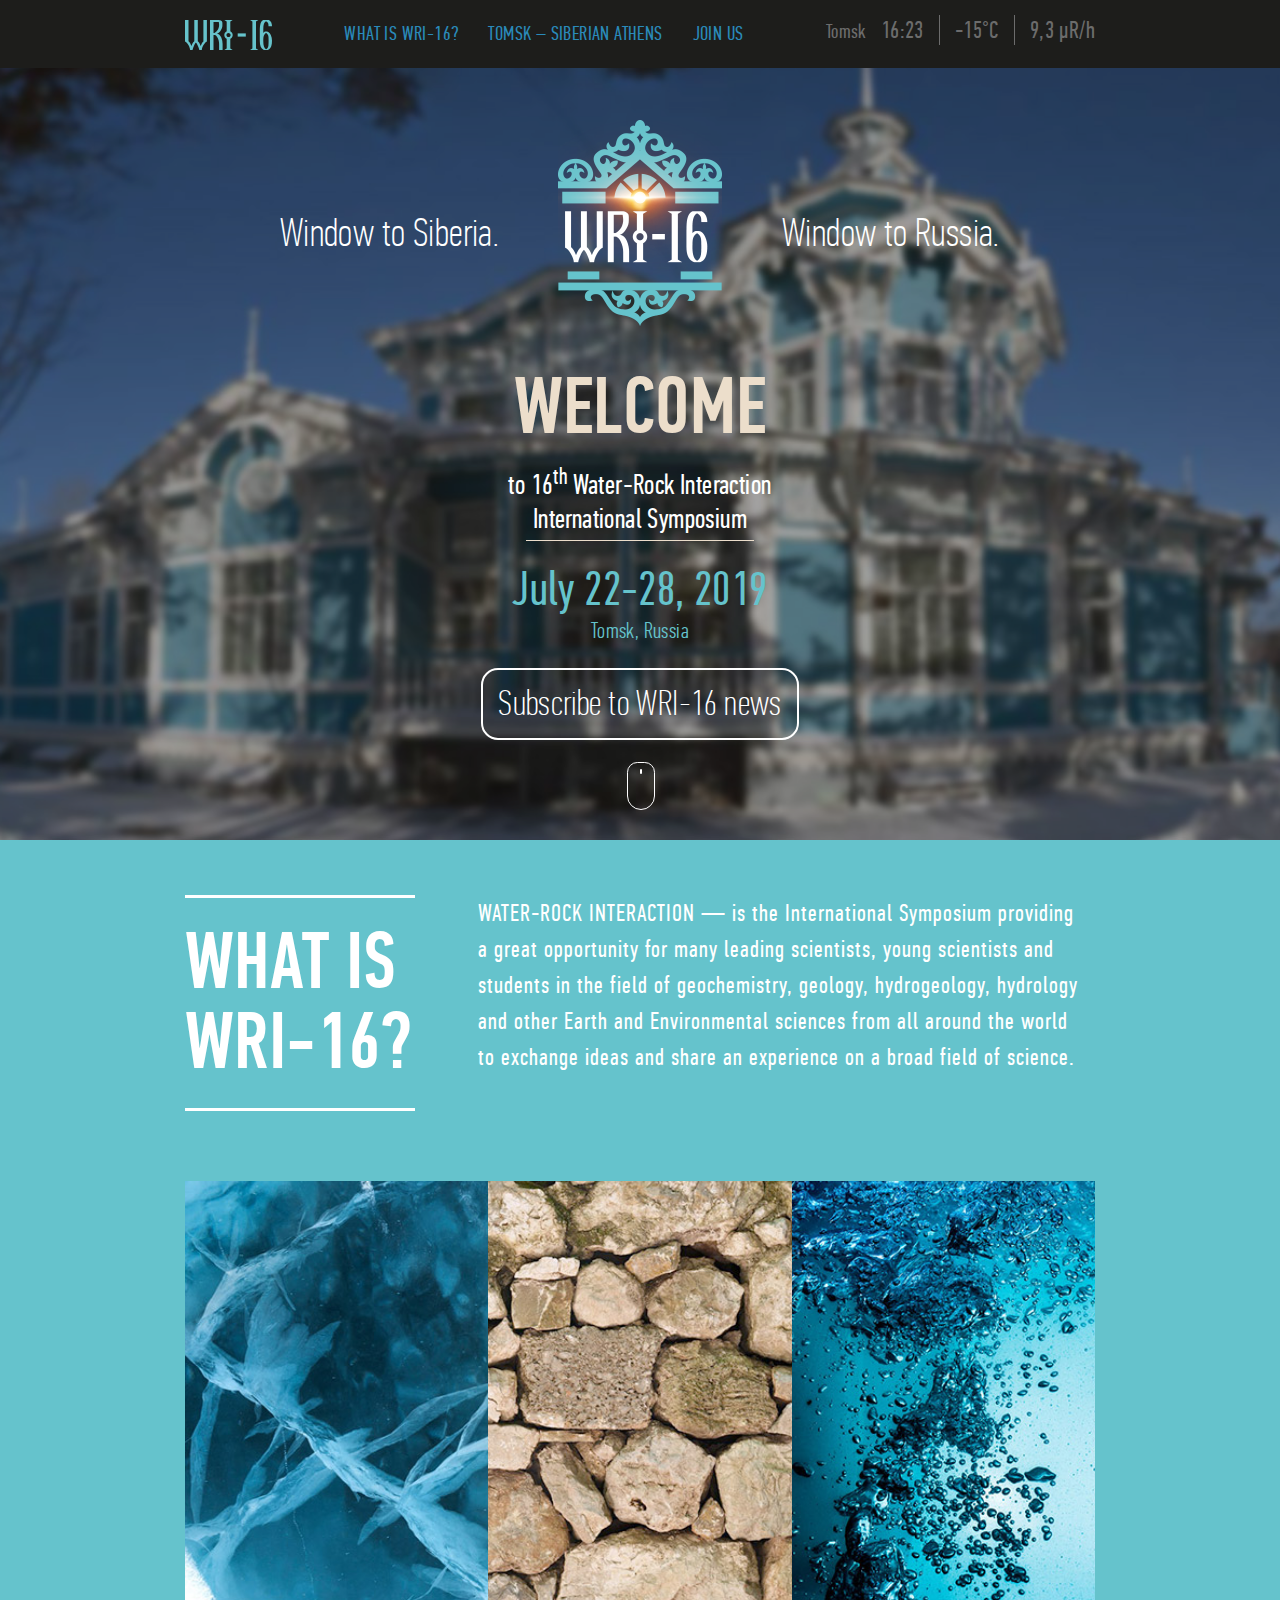
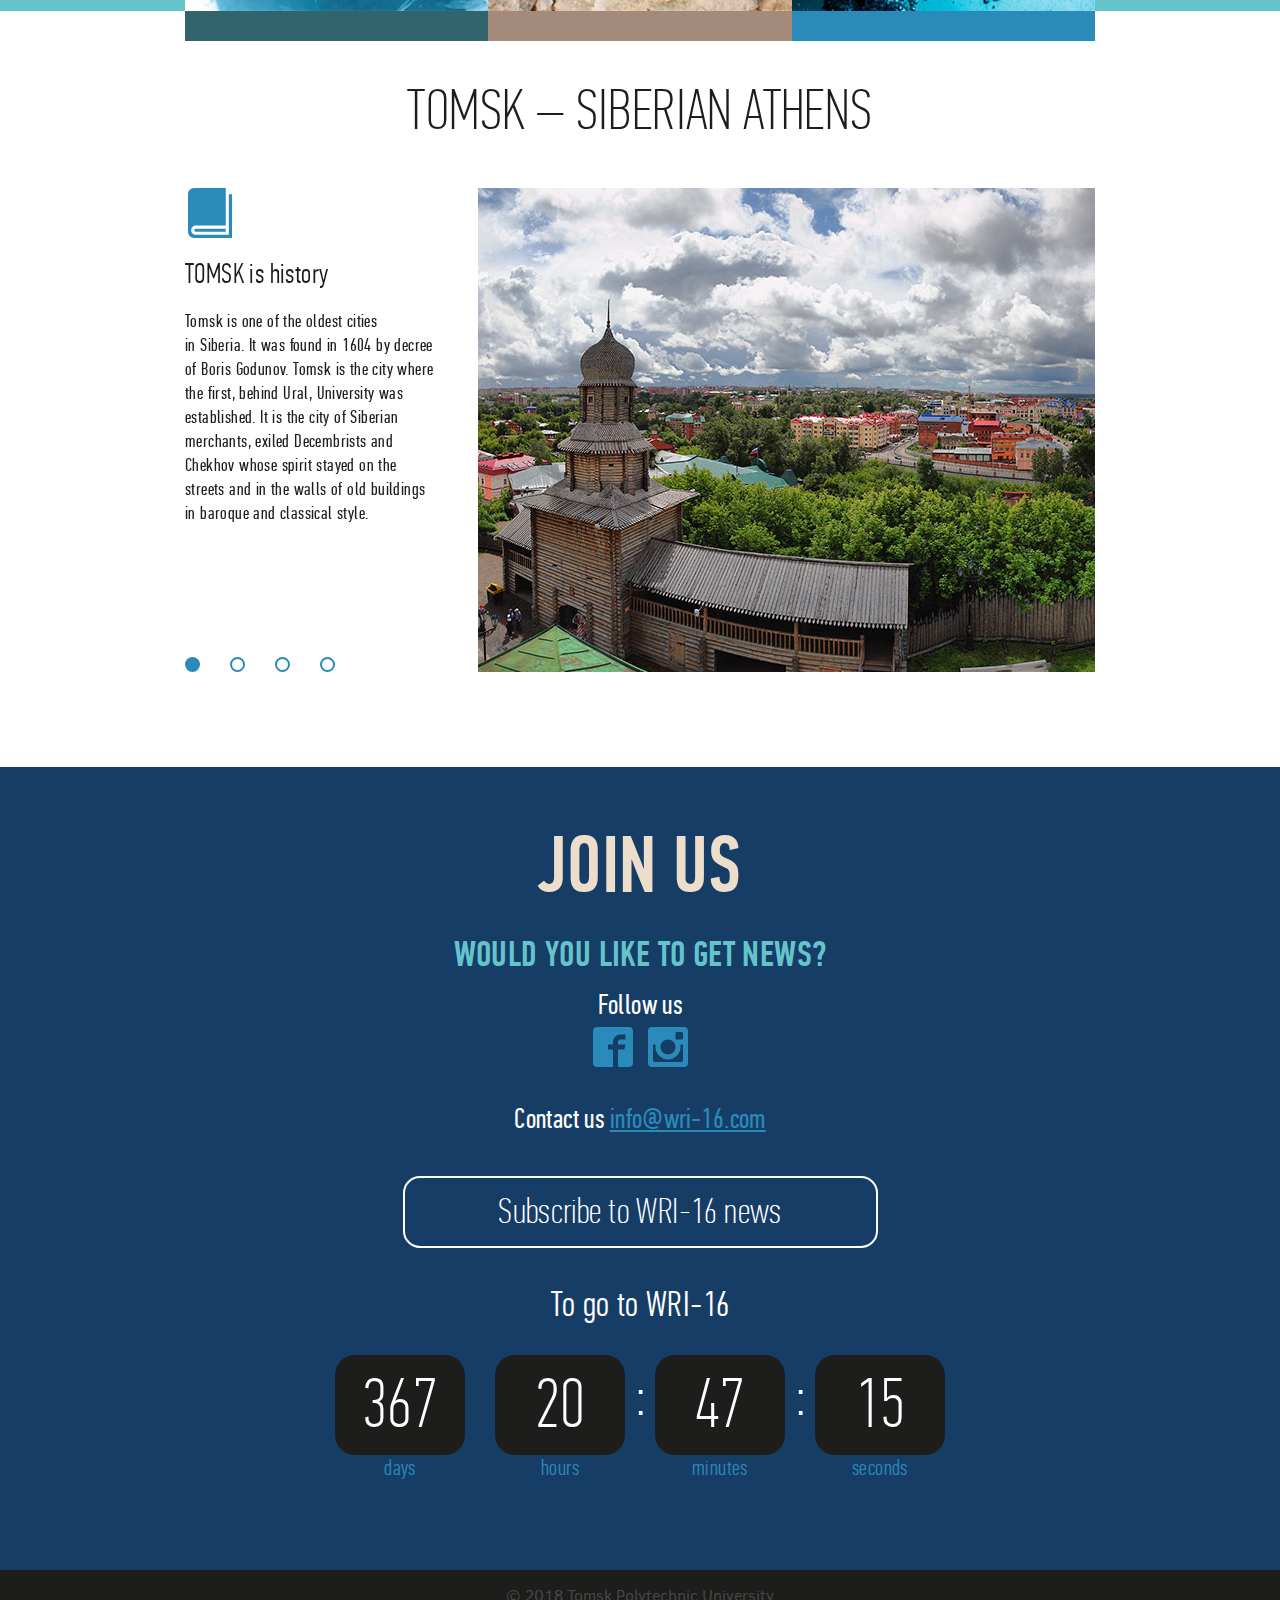
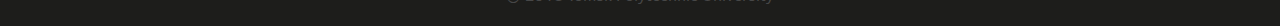
<file: index.html>
<!DOCTYPE html><html lang="en"><head><meta charset="UTF-8"><meta name="viewport" content="width=device-width,initial-scale=1"><meta http-equiv="X-UA-Compatible" content="ie=edge"><title>Water-Rock Interaction 16th</title><link rel="stylesheet" href="css/style.css"><link rel="preload" href="fonts/pfdintextcomppro-bold-webfont.woff2" as="font"><link rel="preload" href="fonts/pfdintextcomppro-medium-webfont.woff2" as="font"><link rel="preload" href="fonts/pfdintextcomppro-regular-webfont.woff2" as="font"><link rel="preload" href="fonts/pfdintextcomppro-light-webfont.woff2" as="font"><link rel="preload" href="fonts/pfdintextcomppro-thin-webfont.woff2" as="font"><link rel="apple-touch-icon" sizes="180x180" href="img/favicon/apple-touch-icon.png"><link rel="icon" type="image/png" sizes="32x32" href="img/favicon/favicon-32x32.png"><link rel="icon" type="image/png" sizes="192x192" href="img/favicon/android-chrome-192x192.png"><link rel="icon" type="image/png" sizes="16x16" href="img/favicon/favicon-16x16.png"><link rel="manifest" href="img/favicon/site.webmanifest"><link rel="mask-icon" href="img/favicon/safari-pinned-tab.svg" color="#5bbad5"><meta name="msapplication-TileColor" content="#da532c"><meta name="theme-color" content="#ffffff"></head><body><div class="hidden"><svg xmlns="http://www.w3.org/2000/svg" xmlns:xlink="http://www.w3.org/1999/xlink"><symbol id="icon-fb" viewbox="0 0 48 48"><path d="M43.5,0h-39C2,0,0,2,0,4.5v39C0,46,2,48,4.5,48H24V27h-6v-6h6v-3c0-5,4-9,9-9h6v6h-6c-1.6,0-3,1.3-3,3v3h9
	l-1.5,6H30v21h13.5c2.5,0,4.5-2,4.5-4.5v-39C48,2,46,0,43.5,0z"></path></symbol><symbol id="icon-insta" viewbox="0 0 48 48"><path d="M43.5,0h-39C2,0,0,2,0,4.5v39C0,46,2,48,4.5,48h39c2.5,0,4.5-2,4.5-4.5v-39C48,2,46,0,43.5,0z M33,7.5
	C33,6.7,33.7,6,34.5,6h6C41.3,6,42,6.7,42,7.5v6c0,0.8-0.7,1.5-1.5,1.5h-6c-0.8,0-1.5-0.7-1.5-1.5V7.5z M24,15c5,0,9,4,9,9s-4,9-9,9
	s-9-4-9-9S19,15,24,15z M42,40.5L42,40.5c0,0.8-0.7,1.5-1.5,1.5h-33C6.7,42,6,41.3,6,40.5l0,0V21h3.3C9.1,22,9,23,9,24
	c0,8.3,6.7,15,15,15s15-6.7,15-15c0-1-0.1-2-0.3-3H42V40.5z"></path></symbol></svg></div><header class="page-header"><div class="container"><nav class="page-menu"><a class="page-menu__logo"><img src="img/wri.svg" width="87" height="30" alt="Water-Rock Interaction International Symposium 16th"></a><ul class="nav-list"><li class="nav-list__item"><a class="nav-list__link" href="#about">What is WRI-16?</a></li><li class="nav-list__item"><a class="nav-list__link" href="#tomsk">Tomsk – Siberian Athens</a></li><li class="nav-list__item"><a class="nav-list__link" href="#join">Join us</a></li></ul><div class="page-menu__info"><span class="page-menu__location">Tomsk</span><ul class="info-list"><li class="info-list__item"><time><span id="local-hours">00</span>:<span id="local-minutes">00</span></time></li><li class="info-list__item">-15°C</li><li class="info-list__item">9,3 µR/h</li></ul></div></nav></div></header><main><section id="welcome" class="welcome-wri"><div class="container"><div class="logo-group"><b class="logo-group__slogan logo-group__slogan--sib">Window to&nbsp;Siberia.</b><div class="logo-group__picture"><picture><source media="(min-width: 940px)" srcset="img/logo-light-desktop@1x.png, img/logo-light-desktop@2x.png 2x"><source media="(min-width: 720px)" srcset="img/logo-light-tablet@1x.png, img/logo-light-tablet@2x.png 2x"><img src="img/logo-light-mobile@1x.png" srcset="img/logo-light-mobile@2x.png" width="98" height="124" alt="Water-Rock Interaction"></picture></div><b class="logo-group__slogan logo-group__slogan--rus">Window to&nbsp;Russia.</b></div><div class="welcome-wri__info-group"><h1 class="welcome-wri__title"><strong>Welcome</strong> to 16<sup>th</sup> Water-Rock Interaction International Symposium</h1><span class="welcome-wri__date">July 22-28, 2019</span> <span class="welcome-wri__location">Tomsk, Russia</span> <a class="button button--transparent js-subscribe-button welcome-wri__button" href="subscribe.html">Subscribe to WRI-16 news</a></div></div><div class="mouse"><span></span></div></section><section id="about" class="about-wri"><div class="container"><h2 class="about-wri__title">What is WRI-16?</h2><p class="about-wri__description"><span>Water-Rock Interaction</span>&nbsp;&mdash; is&nbsp;the International Symposium providing a&nbsp;great opportunity for many leading scientists, young scientists and students in&nbsp;the field of&nbsp;geochemistry, geology, hydrogeology, hydrology and other Earth and Environmental sciences from all around the world to&nbsp;exchange ideas and share an&nbsp;experience on&nbsp;a&nbsp;broad field of&nbsp;science.</p><ul class="picture-list"><li class="pictire-list__item pictire-list__item--ice"></li><li class="pictire-list__item pictire-list__item--rock"></li><li class="pictire-list__item pictire-list__item--water"></li></ul></div></section><section id="tomsk" class="about-tomsk"><div class="container"><h2 class="about-tomsk__title">Tomsk – Siberian Athens</h2><div id="tomsk-slider" class="tomsk-slider"><div class="tomsk-slider__item"><div class="tomsk-slider__content"><h3 class="tomsk-slider__title tomsk-slider__title--history">TOMSK is history</h3><p class="tomsk-slider__description">Tomsk is&nbsp;one of&nbsp;the oldest cities in&nbsp;Siberia. It&nbsp;was found in&nbsp;1604 by&nbsp;decree of&nbsp;Boris Godunov. Tomsk is&nbsp;the city where the first, behind Ural, University was established. It&nbsp;is&nbsp;the city of&nbsp;Siberian merchants, exiled Decembrists and Chekhov whose spirit stayed on&nbsp;the streets and in&nbsp;the walls of&nbsp;old buildings in&nbsp;baroque and classical style.</p></div><picture><source media="(min-width: 940px)" srcset="img/slider-history-desktop@1x.jpg, img/slider-history-desktop@2x.jpg 2x"><source media="(min-width: 720px)" srcset="img/slider-history-tablet@1x.jpg, img/slider-history-tablet@2x.jpg 2x"><img src="img/slider-history-mobile@1x.jpg" srcset="img/slider-history-mobile@2x.jpg" width="280" height="180" alt="TOMSK is history"></picture></div><div class="tomsk-slider__item"><div class="tomsk-slider__content"><h3 class="tomsk-slider__title tomsk-slider__title--science">TOMSK is universities and&nbsp;science</h3><p class="tomsk-slider__description">Tomsk is&nbsp;called &ldquo;city of&nbsp;students&rdquo;. Every 5th citizen of&nbsp;Tomsk studies at&nbsp;a&nbsp;University. Tomsk is&nbsp;the oldest major education, research and innovation center in&nbsp;Siberia. It&nbsp;counts 6&nbsp;universities, 15&nbsp;research institutes, Technology Development Special Economic Zone and 6&nbsp;business incubators. Due to&nbsp;the fact of&nbsp;high density of&nbsp;universities, Tomsk was unofficially named as&nbsp;&ldquo;Siberian Athens&rdquo;.</p></div><picture><source media="(min-width: 940px)" srcset="img/slider-tpu-desktop@1x.jpg, img/slider-tpu-desktop@2x.jpg 2x"><source media="(min-width: 720px)" srcset="img/slider-tpu-tablet@1x.jpg, img/slider-tpu-tablet@2x.jpg 2x"><img src="img/slider-tpu-mobile@1x.jpg" srcset="img/slider-tpu-mobile@2x.jpg" width="280" height="180" alt="TOMSK is universities and science"></picture></div><div class="tomsk-slider__item"><div class="tomsk-slider__content"><h3 class="tomsk-slider__title tomsk-slider__title--wooden">TOMSK is wooden architecture</h3><p class="tomsk-slider__description">Wooden architecture of&nbsp;Tomsk is&nbsp;a&nbsp;magnificent heritage of&nbsp;art and is&nbsp;a&nbsp;doubtless &ldquo;name card&rdquo; of&nbsp;the city. Since the 17th century wood has been the most affordable and thus favorite building material in&nbsp;Siberia. The beautiful houses, dressed in&nbsp;carved lace, the oldest wooden architecture transfer you to&nbsp;world of&nbsp;merchants.</p></div><picture><source media="(min-width: 940px)" srcset="img/slider-wooden-desktop@1x.jpg, img/slider-wooden-desktop@2x.jpg 2x"><source media="(min-width: 720px)" srcset="img/slider-wooden-tablet@1x.jpg, img/slider-wooden-tablet@2x.jpg 2x"><img src="img/slider-wooden-mobile@1x.jpg" srcset="img/slider-wooden-mobile@2x.jpg" width="280" height="180" alt="TOMSK – it is wooden architecture"></picture></div><div class="tomsk-slider__item"><div class="tomsk-slider__content"><h3 class="tomsk-slider__title tomsk-slider__title--heart">TOMSK is the heart of&nbsp;Siberia</h3><p class="tomsk-slider__description">In&nbsp;Tomsk, there are many green areas, such as&nbsp;parks, gardens, and etc. The city is&nbsp;surrounded by&nbsp;endless forest (taiga) with magnificent flora and fauna. Guests often associate Tomsk with its bitterly cold winter months. But they rarely think that there are beautiful sunny summers with highs of&nbsp;up&nbsp;to&nbsp;30&deg;C&nbsp;/ 86&deg;F and a&nbsp;completely frost-free period of&nbsp;around 120&nbsp;days.</p></div><picture><source media="(min-width: 940px)" srcset="img/slider-heart-desktop@1x.jpg, img/slider-heart-desktop@2x.jpg 2x"><source media="(min-width: 720px)" srcset="img/slider-heart-tablet@1x.jpg, img/slider-heart-tablet@2x.jpg 2x"><img src="img/slider-heart-mobile@1x.jpg" srcset="img/slider-heart-mobile@2x.jpg" width="280" height="180" alt="is the heart of&nbsp;Siberia"></picture></div></div></div></section><section id="join" class="join-us"><div class="container"><h2 class="join-us__title">Join Us</h2><h3 class="join-us__subtitile">Would you like to get news?</h3><section class="contacts"><h3 class="contacts__title">Follow us</h3><ul class="social-list"><li class="social-list__item"><a class="social-list__link" aria-label="facebook" href="#"><svg width="30" height="30" role="img"><use xlink:href="img/sprite.svg#icon-fb"></use></svg></a></li><li class="social-list__item"><a class="social-list__link" aria-label="instagram" href="#"><svg width="30" height="30" role="img"><use xlink:href="img/sprite.svg#icon-insta"></use></svg></a></li></ul><div class="contacts__item"><h3 class="contacts__title">Contact us <a class="contacts__link" href="mailto:info@wri-16.com">info@wri-16.com</a></h3></div></section><a class="button button--transparent js-subscribe-button join-us__button" href="subscribe.html">Subscribe to WRI-16 news</a><section class="timer"><h3 class="timer__title">To go to WRI-16</h3><ul class="timer-list"><li class="timer-list__item"><span id="days" class="timer-list__number">367 </span><span class="timer-list__text">days</span></li><li class="timer-list__item"><span id="hours" class="timer-list__number">20</span> <span class="timer-list__text">hours</span></li><li class="timer-list__item"><span id="minutes" class="timer-list__number">47</span> <span class="timer-list__text">minutes</span></li><li class="timer-list__item"><span id="seconds" class="timer-list__number">15</span> <span class="timer-list__text">seconds</span></li></ul></section></div></section></main><footer class="page-footer"><div class="container"><a class="page-footer__copyright" href="https://tpu.ru/" target="_blank">© 2018 Tomsk Polytechnic University</a></div></footer><div class="modal"><section class="modal__subscribe"><form class="subscribe-form" action="https://echo.htmlacademy.ru" method="post"><div class="subscribe-form__item"><label class="subscribe-form__label" for="name">Name</label> <input class="subscribe-form__input" type="text" name="name" id="name"></div><div class="subscribe-form__item"><label class="subscribe-form__label" for="email">E-mail*</label> <input class="subscribe-form__input" type="email" name="email" id="email" required=""></div><button class="button subscribe-form__button" type="submit">Subscribe</button> <button class="modal__close js-modal-close" type="button"><span class="visually-hidden">Закрыть</span></button></form></section></div><script src="https://code.jquery.com/jquery-3.3.1.min.js" integrity="sha256-FgpCb/KJQlLNfOu91ta32o/NMZxltwRo8QtmkMRdAu8=" crossorigin="anonymous"></script><script src="js/local.js"></script><script src="js/slick.min.js"></script><script src="js/scripts.js"></script><script src="js/picturefill.min.js"></script><script src="js/svgxuse.min.js"></script><script src="js/timer.js"></script><script src="js/scrollnav.js"></script><script src="js/modal.js"></script></body></html>
</file>
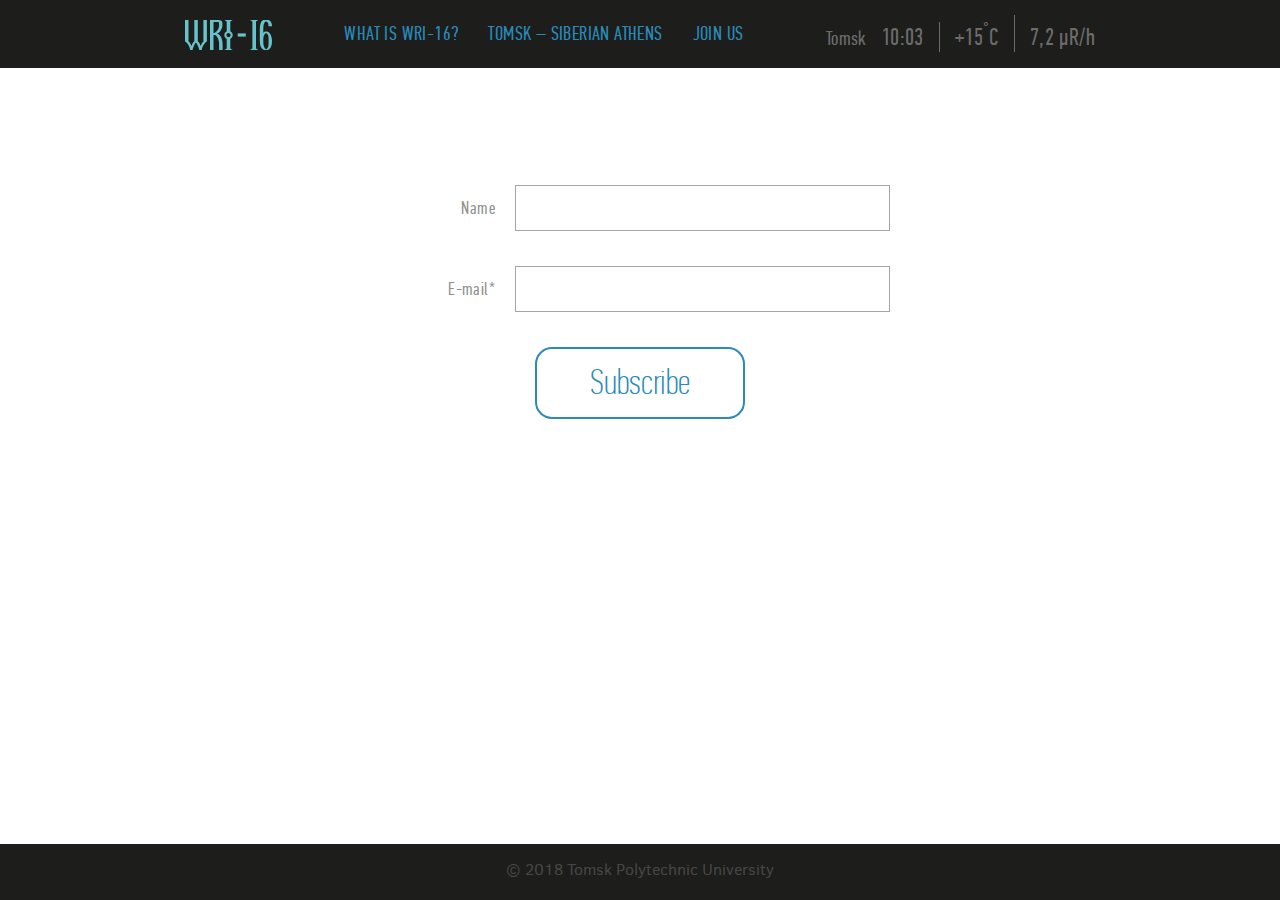
<file: subscribe.html>
<!DOCTYPE html><html lang="en"><head><meta charset="UTF-8"><meta name="viewport" content="width=device-width,initial-scale=1"><meta http-equiv="X-UA-Compatible" content="ie=edge"><title>Subscribe | Water-Rock Interaction 16th</title><link rel="stylesheet" href="css/style.css"></head><body><header class="page-header"><div class="container"><nav class="page-menu"><a class="page-menu__logo"><img src="img/wri.svg" width="87" height="30" alt="16th International Symposium on Water-Rock Interaction"></a><ul class="nav-list"><li class="nav-list__item"><a class="nav-list__link" href="/#about">What is WRI-16?</a></li><li class="nav-list__item"><a class="nav-list__link" href="/#tomsk">Tomsk – Siberian Athens</a></li><li class="nav-list__item"><a class="nav-list__link" href="/#join">Join us</a></li></ul><div class="page-menu__info"><span class="page-menu__location">Tomsk</span><ul class="info-list"><li class="info-list__item"><time>10:03</time></li><li class="info-list__item">+15<sup>°</sup>C</li><li class="info-list__item">7,2 µR/h</li></ul></div></nav></div></header><main class="page-inner-main"><section class="subscribe"><form class="subscribe-form" action="https://echo.htmlacademy.ru" method="post"><div class="subscribe-form__item"><label class="subscribe-form__label" for="name">Name</label> <input class="subscribe-form__input" type="text" name="name" id="name"></div><div class="subscribe-form__item"><label class="subscribe-form__label" for="email">E-mail*</label> <input class="subscribe-form__input" type="email" name="email" id="email" required=""></div><button class="button subscribe-form__button" type="submit">Subscribe</button> <button class="modal__close" type="button"><span class="visually-hidden">Закрыть</span></button></form></section></main><footer class="page-footer"><div class="container"><a class="page-footer__copyright" href="https://tpu.ru/" target="_blank">© 2018 Tomsk Polytechnic University</a></div></footer></body></html>
</file>
<file: css/style.css>
@font-face {
  font-family: 'pf_din_text_comp_pro';
  font-display: swap;
  src: url("../fonts/pfdintextcomppro-bold-webfont.woff2") format("woff2"), url("../fonts/pfdintextcomppro-bold-webfont.woff") format("woff");
  font-weight: 700;
  font-style: normal; }

@font-face {
  font-family: 'pf_din_text_comp_pro';
  font-display: swap;
  src: url("../fonts/pfdintextcomppro-light-webfont.woff2") format("woff2"), url("../fonts/pfdintextcomppro-light-webfont.woff") format("woff");
  font-weight: 300;
  font-style: normal; }

@font-face {
  font-family: 'pf_din_text_comp_pro';
  font-display: swap;
  src: url("../fonts/pfdintextcomppro-medium-webfont.woff2") format("woff2"), url("../fonts/pfdintextcomppro-medium-webfont.woff") format("woff");
  font-weight: 500;
  font-style: normal; }

@font-face {
  font-family: 'pf_din_text_comp_pro';
  font-display: swap;
  src: url("../fonts/pfdintextcomppro-regular-webfont.woff2") format("woff2"), url("../fonts/pfdintextcomppro-regular-webfont.woff") format("woff");
  font-weight: 400;
  font-style: normal; }

@font-face {
  font-family: 'pf_din_text_comp_pro';
  font-display: swap;
  src: url("../fonts/pfdintextcomppro-thin-webfont.woff2") format("woff2"), url("../fonts/pfdintextcomppro-thin-webfont.woff") format("woff");
  font-weight: 200;
  font-style: normal; }

@font-face {
  font-family: 'Clear sans';
  font-display: swap;
  src: url("../fonts/clearsans-regular-webfont-webfont.woff2") format("woff2"), url("../fonts/clearsans-regular-webfont-webfont.woff") format("woff");
  font-weight: 400;
  font-style: normal; }

body {
  margin: 0;
  padding: 0;
  position: relative;
  min-width: 320px;
  -webkit-box-sizing: border-box;
          box-sizing: border-box;
  font-family: 'pf_din_text_comp_pro', Arial, sans-serif;
  font-weight: 300;
  font-size: 18px;
  line-height: 24px;
  color: #1d1d1b;
  font-weight: 400;
  letter-spacing: 0.025rem; }

*, *::before, *::after {
  -webkit-box-sizing: inherit;
          box-sizing: inherit; }

.hidden {
  display: none; }

.visually-hidden {
  position: absolute;
  width: 1px;
  height: 1px;
  margin: -1px;
  border: 0;
  padding: 0;
  white-space: nowrap;
  -webkit-clip-path: inset(100%);
          clip-path: inset(100%);
  clip: rect(0 0 0 0);
  overflow: hidden; }

/* Slider */
.slick-slider {
  position: relative;
  display: block;
  -webkit-box-sizing: border-box;
          box-sizing: border-box;
  -webkit-touch-callout: none;
  -webkit-user-select: none;
  -moz-user-select: none;
  -ms-user-select: none;
  user-select: none;
  -ms-touch-action: pan-y;
  touch-action: pan-y;
  -webkit-tap-highlight-color: transparent; }

.slick-list {
  position: relative;
  overflow: hidden;
  display: block;
  margin: 0;
  padding: 0; }
  .slick-list:focus {
    outline: none; }
  .slick-list.dragging {
    cursor: pointer;
    cursor: hand; }

.slick-slider .slick-track,
.slick-slider .slick-list {
  -webkit-transform: translate3d(0, 0, 0);
  transform: translate3d(0, 0, 0); }

.slick-track {
  position: relative;
  left: 0;
  top: 0;
  display: block;
  margin-left: auto;
  margin-right: auto; }
  .slick-track:before, .slick-track:after {
    content: "";
    display: table; }
  .slick-track:after {
    clear: both; }
  .slick-loading .slick-track {
    visibility: hidden; }

.slick-slide {
  float: left;
  height: 100%;
  min-height: 1px;
  display: none; }
  [dir="rtl"] .slick-slide {
    float: right; }
  .slick-slide img {
    display: block; }
  .slick-slide.slick-loading img {
    display: none; }
  .slick-slide.dragging img {
    pointer-events: none; }
  .slick-initialized .slick-slide {
    display: block; }
  .slick-loading .slick-slide {
    visibility: hidden; }
  .slick-vertical .slick-slide {
    display: block;
    height: auto;
    border: 1px solid transparent; }

.slick-arrow.slick-hidden {
  display: none; }

.slick-dots {
  margin: 0;
  padding: 0;
  list-style: none;
  display: -webkit-box;
  display: -ms-flexbox;
  display: flex;
  -webkit-box-pack: center;
      -ms-flex-pack: center;
          justify-content: center;
  margin: 20px auto 0 auto; }
  .slick-dots li {
    font-size: 0;
    line-height: 0;
    margin-right: 30px; }
    .slick-dots li:last-child {
      margin-right: 0; }
  @media (min-width: 720px) {
    .slick-dots {
      position: relative;
      -webkit-box-pack: start;
          -ms-flex-pack: start;
              justify-content: flex-start;
      margin-left: 15px;
      margin-top: -15px;
      z-index: 10; } }
  .slick-dots button {
    font-size: 0;
    padding: 0;
    width: 15px;
    height: 15px;
    background-color: #ffffff;
    border: 2px solid #2a8ab9;
    border-radius: 50%;
    cursor: pointer; }

.slick-active button {
  background-color: #2a8ab9;
  border: none; }

.about-tomsk {
  padding: 35px 0 25px 0; }
  @media (min-width: 720px) {
    .about-tomsk {
      padding: 70px 0 95px 0; } }
  .about-tomsk .container {
    padding: 0; }

.about-tomsk__title {
  margin: 0 auto 30px auto;
  font-size: 42px;
  line-height: 42px;
  font-weight: 200;
  text-align: center;
  text-transform: uppercase; }
  @media (min-width: 720px) {
    .about-tomsk__title {
      font-size: 57px;
      line-height: 57px;
      margin-bottom: 45px; } }
  @media (min-width: 940px) {
    .about-tomsk__title {
      margin-bottom: 50px; } }

@media (min-width: 720px) {
  .tomsk-slider .tomsk-slider__item {
    display: -webkit-box;
    display: -ms-flexbox;
    display: flex; } }

.tomsk-slider__item {
  padding: 0 20px; }
  .tomsk-slider__item img {
    width: 100%;
    height: auto; }
  @media (min-width: 720px) {
    .tomsk-slider__item {
      padding: 0 15px; }
      .tomsk-slider__item img {
        -ms-flex-preferred-size: 50%;
            flex-basis: 50%;
        -webkit-box-flex: 2;
            -ms-flex-positive: 2;
                flex-grow: 2;
        -ms-flex-negative: 0;
            flex-shrink: 0; } }
  @media (min-width: 940px) {
    .tomsk-slider__item img {
      width: 617px; } }

.tomsk-slider__content {
  margin-bottom: 20px; }
  @media (min-width: 720px) {
    .tomsk-slider__content {
      -ms-flex-preferred-size: 50%;
          flex-basis: 50%;
      -webkit-box-flex: 0;
          -ms-flex-positive: 0;
              flex-grow: 0;
      -ms-flex-negative: 1;
          flex-shrink: 1;
      margin-right: 40px;
      margin-bottom: 0;
      z-index: 10; } }

.tomsk-slider__title {
  position: relative;
  display: -webkit-box;
  display: -ms-flexbox;
  display: flex;
  -webkit-box-orient: vertical;
  -webkit-box-direction: normal;
      -ms-flex-direction: column;
          flex-direction: column;
  -webkit-box-align: center;
      -ms-flex-align: center;
          align-items: center;
  margin: 0 0 20px 0;
  font-size: 28px;
  line-height: 32px;
  font-weight: 300;
  text-align: center; }
  @media (min-width: 720px) {
    .tomsk-slider__title {
      -webkit-box-align: start;
          -ms-flex-align: start;
              align-items: flex-start;
      text-align: left; } }
  .tomsk-slider__title::before {
    content: "";
    height: 38px;
    width: 40px;
    margin-bottom: 10px;
    background-position: 50% 50%;
    background-repeat: no-repeat; }
    @media (min-width: 720px) {
      .tomsk-slider__title::before {
        height: 50px;
        width: 50px;
        margin-bottom: 20px; } }
  .tomsk-slider__title--history::before {
    background-image: url("../img/icon-book.svg"); }
  .tomsk-slider__title--wooden::before {
    background-image: url("../img/icon-home.svg"); }
  .tomsk-slider__title--science::before {
    background-image: url("../img/icon-atom.svg"); }
  .tomsk-slider__title--heart::before {
    background-image: url("../img/icon-heart.svg"); }

.tomsk-slider__description {
  margin: 0;
  font-size: 18px;
  line-height: 24px;
  font-weight: 400; }
  @media (min-width: 720px) {
    .tomsk-slider__description {
      padding-bottom: 25px; } }

.mouse {
  display: none; }
  @media (min-width: 940px) {
    .mouse {
      display: block;
      width: 28px;
      height: 48px;
      border-radius: 11px 11px 15px 15px;
      border: 1px solid #fff;
      position: absolute;
      left: 50%;
      bottom: 30px;
      margin-left: -13px;
      z-index: 50; } }

.mouse span {
  display: none; }
  @media (min-width: 940px) {
    .mouse span {
      display: block;
      margin: 6px auto;
      width: 2px;
      height: 5px;
      border-radius: 4px;
      background: #fff;
      border: 1px solid transparent;
      -webkit-animation-duration: 1s;
              animation-duration: 1s;
      -webkit-animation-fill-mode: both;
              animation-fill-mode: both;
      -webkit-animation-iteration-count: infinite;
              animation-iteration-count: infinite;
      -webkit-animation-name: scroll;
              animation-name: scroll; } }

@-webkit-keyframes scroll {
  0% {
    opacity: 1;
    -webkit-transform: translateY(0);
    transform: translateY(0); }
  100% {
    opacity: 0;
    -webkit-transform: translateY(20px);
    transform: translateY(20px); } }

@keyframes scroll {
  0% {
    opacity: 1;
    -webkit-transform: translateY(0);
    transform: translateY(0); }
  100% {
    opacity: 0;
    -webkit-transform: translateY(20px);
    transform: translateY(20px); } }

.container {
  min-width: 320px;
  max-width: 940px;
  padding: 0 20px;
  margin: 0 auto; }
  @media (min-width: 720px) {
    .container {
      padding: 0 15px; } }

.page-header {
  background-color: #1d1d1b;
  color: #6c6c6c;
  z-index: 100;
  width: 100%; }
  @media (min-width: 720px) {
    .page-header {
      position: fixed; } }

.page-menu {
  display: -webkit-box;
  display: -ms-flexbox;
  display: flex;
  -webkit-box-pack: justify;
      -ms-flex-pack: justify;
          justify-content: space-between; }

.page-menu__logo {
  display: block;
  padding: 20px 0 10px 0; }

.page-menu__info {
  min-width: 150px;
  padding: 5px 0 5px 10px;
  border-left: 1px solid #6c6c6c; }
  @media (min-width: 940px) {
    .page-menu__info {
      display: -webkit-box;
      display: -ms-flexbox;
      display: flex;
      -webkit-box-align: baseline;
          -ms-flex-align: baseline;
              align-items: baseline;
      border-left: none;
      padding: 15px 0 15px 10px; } }

.page-menu__location {
  font-size: 16px;
  line-height: normal;
  color: #6c6c6c; }
  @media (min-width: 940px) {
    .page-menu__location {
      font-size: 20px;
      line-height: normal;
      margin-right: 15px; } }

.nav-list {
  display: none; }
  @media (min-width: 720px) {
    .nav-list {
      margin: 0;
      padding: 0;
      list-style: none;
      display: -webkit-box;
      display: -ms-flexbox;
      display: flex; } }

.nav-list__link {
  display: block;
  padding: 22px 15px;
  font-size: 18px;
  text-transform: uppercase;
  text-decoration: none;
  color: #2a8ab9;
  background-color: #1d1d1b; }
  .nav-list__link:hover, .nav-list__link:focus {
    color: #ffffff; }
  .nav-list__link:active, .nav-list__link--active {
    color: #ffffff;
    background-color: #6c6c6c; }
  @media (min-width: 940px) {
    .nav-list__link {
      font-size: 20px; } }

.info-list {
  margin: 0;
  padding: 0;
  list-style: none;
  display: -webkit-box;
  display: -ms-flexbox;
  display: flex;
  -webkit-box-pack: end;
      -ms-flex-pack: end;
          justify-content: flex-end;
  -webkit-box-align: baseline;
      -ms-flex-align: baseline;
          align-items: baseline; }

.info-list__item {
  font-size: 18px;
  line-height: 20px;
  padding: 0 5px;
  border-right: 1px solid #6c6c6c; }
  .info-list__item:first-child {
    padding-left: 0; }
  .info-list__item:last-child {
    border-right: none;
    padding-right: 0; }
  @media (min-width: 940px) {
    .info-list__item {
      font-size: 24px;
      line-height: 30px;
      padding: 0 15px; } }

.welcome-wri {
  position: relative;
  padding: 45px 0;
  background: #2a8ab9 url("../img/house-main-mobile@1x.jpg") 50% 0 no-repeat;
  background-size: cover;
  color: #ffffff;
  text-align: center; }
  .welcome-wri::before {
    content: "";
    top: 0;
    left: 0;
    bottom: 0;
    right: 0;
    position: absolute;
    width: 100%;
    height: 100%;
    background-color: rgba(29, 29, 27, 0.4);
    z-index: 0; }
  @media (-webkit-min-device-pixel-ratio: 1.5), (min-resolution: 144dpi), (min-resolution: 1.5dppx) {
    .welcome-wri {
      background-image: url("../img/house-main-mobile@2x.jpg"); } }
  @media (min-width: 720px) {
    .welcome-wri {
      padding: 100px 0 60px 0;
      background-image: url("../img/house-main-tablet@1x.jpg"); } }
  @media (min-width: 720px) and (-webkit-min-device-pixel-ratio: 1.5), (min-width: 720px) and (min-resolution: 144dpi), (min-width: 720px) and (min-resolution: 1.5dppx) {
    .welcome-wri {
      background-image: url("../img/house-main-tablet@2x.jpg"); } }
  @media (min-width: 940px) {
    .welcome-wri {
      padding: 120px 0 100px 0;
      background-image: url("../img/house-main-desktop@1x.jpg"); } }
  @media (min-width: 940px) and (-webkit-min-device-pixel-ratio: 1.5), (min-width: 940px) and (min-resolution: 144dpi), (min-width: 940px) and (min-resolution: 1.5dppx) {
    .welcome-wri {
      background-image: url("../img/house-main-desktop@2x.jpg"); } }

.welcome-wri__info-group {
  position: relative;
  z-index: 5;
  min-width: 280px;
  margin: 20px auto 0 auto; }
  @media (min-width: 720px) {
    .welcome-wri__info-group {
      margin-top: 30px; } }
  @media (min-width: 940px) {
    .welcome-wri__info-group {
      max-width: 335px; } }

.welcome-wri__title {
  position: relative;
  padding-bottom: 5px;
  margin: 0 auto 5px auto;
  text-align: center;
  font-size: 20px;
  line-height: normal;
  font-weight: 400;
  max-width: 230px; }
  .welcome-wri__title::after {
    content: "";
    position: absolute;
    bottom: 0;
    left: 16%;
    width: 68%;
    height: 1px;
    background-color: #ecdecb;
    margin: 0 auto; }
  .welcome-wri__title strong {
    display: block;
    color: #ecdecb;
    font-size: 48px;
    line-height: 62px;
    text-transform: uppercase;
    font-weight: 500; }
  @media (min-width: 720px) {
    .welcome-wri__title {
      margin-bottom: 20px; }
      .welcome-wri__title strong {
        font-size: 55px;
        margin-bottom: 10px; } }
  @media (min-width: 940px) {
    .welcome-wri__title {
      font-size: 28px;
      max-width: 335px; }
      .welcome-wri__title strong {
        font-size: 80px;
        line-height: 90px; } }

.welcome-wri__date {
  display: block;
  color: #65c3cc;
  font-size: 32px;
  line-height: normal;
  font-weight: 400; }
  @media (min-width: 940px) {
    .welcome-wri__date {
      font-size: 48px;
      line-height: normal; } }

.welcome-wri__location {
  display: block;
  font-size: 18px;
  font-weight: 300;
  color: #65c3cc; }
  @media (min-width: 940px) {
    .welcome-wri__location {
      font-size: 22px;
      line-height: normal; } }

.welcome-wri__button {
  margin: 15px auto 0 auto; }
  @media (min-width: 720px) {
    .welcome-wri__button {
      margin: 25px auto 0 auto; } }

.logo-group {
  position: relative;
  z-index: 5;
  display: -webkit-box;
  display: -ms-flexbox;
  display: flex;
  -webkit-box-align: center;
      -ms-flex-align: center;
          align-items: center;
  -webkit-box-pack: center;
      -ms-flex-pack: center;
          justify-content: center; }
  @media (min-width: 940px) {
    .logo-group {
      -webkit-box-pack: center;
          -ms-flex-pack: center;
              justify-content: center; } }

.logo-group__slogan {
  display: block;
  padding-top: 10px;
  min-width: 90px;
  font-size: 24px;
  line-height: 30px;
  font-weight: 200; }
  .logo-group__slogan--sib {
    padding-right: 10px;
    text-align: right; }
  .logo-group__slogan--rus {
    padding-left: 10px;
    text-align: left; }
  @media (min-width: 720px) {
    .logo-group__slogan {
      font-size: 40px;
      min-width: 235px; } }

.logo-group__picture img {
  width: 98px;
  height: auto; }

@media (min-width: 720px) {
  .logo-group__picture {
    margin: 0 30px; }
    .logo-group__picture img {
      width: 139px; } }

@media (min-width: 940px) {
  .logo-group__picture {
    margin: 0 50px; }
    .logo-group__picture img {
      width: 164px; } }

.about-wri {
  position: relative;
  color: #ffffff;
  background-color: #65c3cc;
  padding-top: 35px; }
  @media (min-width: 720px) {
    .about-wri {
      padding-top: 60px; }
      .about-wri .container {
        display: -webkit-box;
        display: -ms-flexbox;
        display: flex;
        -ms-flex-wrap: wrap;
            flex-wrap: wrap;
        -webkit-box-align: start;
            -ms-flex-align: start;
                align-items: flex-start;
        -webkit-box-pack: justify;
            -ms-flex-pack: justify;
                justify-content: space-between; } }
  @media (min-width: 940px) {
    .about-wri {
      padding-top: 55px; } }

.about-wri__title {
  width: 280px;
  margin: 0 auto 35px auto;
  padding: 15px 0;
  font-size: 42px;
  line-height: 42px;
  font-weight: 500;
  text-align: center;
  text-transform: uppercase;
  border-top: 3px solid #ffffff;
  border-bottom: 3px solid #ffffff; }
  @media (min-width: 720px) {
    .about-wri__title {
      width: 170px;
      padding: 25px 0;
      margin: 0 30px 0 0;
      font-size: 57px;
      line-height: 58px;
      text-align: left; } }
  @media (min-width: 940px) {
    .about-wri__title {
      width: 230px;
      font-size: 80px;
      line-height: 80px; } }

.about-wri__description {
  margin: 0;
  font-size: 18px;
  line-height: 24px;
  font-weight: 400;
  letter-spacing: 1px; }
  .about-wri__description span {
    text-transform: uppercase; }
  @media (min-width: 720px) {
    .about-wri__description {
      -ms-flex-preferred-size: 60%;
          flex-basis: 60%;
      -webkit-box-flex: 1;
          -ms-flex-positive: 1;
              flex-grow: 1;
      max-width: 617px;
      font-size: 21px;
      line-height: 30px; } }
  @media (min-width: 940px) {
    .about-wri__description {
      font-size: 24px;
      line-height: 36px; } }

.picture-list {
  margin: 0;
  padding: 0;
  list-style: none;
  position: relative;
  bottom: -20px;
  margin: 10px auto 0 auto;
  height: 150px;
  width: 280px;
  display: -webkit-box;
  display: -ms-flexbox;
  display: flex;
  -ms-flex-wrap: nowrap;
      flex-wrap: nowrap;
  -webkit-box-align: stretch;
      -ms-flex-align: stretch;
          align-items: stretch; }
  @media (min-width: 720px) {
    .picture-list {
      margin: 40px auto 0 auto;
      height: 240px;
      width: 720px; } }
  @media (min-width: 940px) {
    .picture-list {
      height: 460px;
      width: 940px;
      bottom: -30px; } }

.pictire-list__item {
  width: 33.3%;
  -webkit-box-flex: 1;
      -ms-flex-positive: 1;
          flex-grow: 1;
  background-repeat: no-repeat;
  background-position: 0 -20px;
  background-size: cover; }
  @media (min-width: 940px) {
    .pictire-list__item {
      background-position: 0 -30px; } }
  .pictire-list__item--ice {
    background-color: #31646d;
    background-image: url("../img/ice-mobile@1x.jpg"); }
    @media (-webkit-min-device-pixel-ratio: 1.5), (min-resolution: 144dpi), (min-resolution: 1.5dppx) {
      .pictire-list__item--ice {
        background-image: url("../img/ice-mobile@2x.jpg"); } }
    @media (min-width: 720px) {
      .pictire-list__item--ice {
        background-image: url("../img/ice-tablet@1x.jpg"); } }
  @media (min-width: 720px) and (-webkit-min-device-pixel-ratio: 1.5), (min-width: 720px) and (min-resolution: 144dpi), (min-width: 720px) and (min-resolution: 1.5dppx) {
    .pictire-list__item--ice {
      background-image: url("../img/ice-tablet@2x.jpg"); } }
    @media (min-width: 940px) {
      .pictire-list__item--ice {
        background-image: url("../img/ice-desktop@1x.jpg"); } }
  @media (min-width: 940px) and (-webkit-min-device-pixel-ratio: 1.5), (min-width: 940px) and (min-resolution: 144dpi), (min-width: 940px) and (min-resolution: 1.5dppx) {
    .pictire-list__item--ice {
      background-image: url("../img/ice-desktop@2x.jpg"); } }
  .pictire-list__item--rock {
    background-color: #a48a7a;
    background-image: url("../img/rock-mobile@1x.jpg"); }
    @media (-webkit-min-device-pixel-ratio: 1.5), (min-resolution: 144dpi), (min-resolution: 1.5dppx) {
      .pictire-list__item--rock {
        background-image: url("../img/rock-mobile@2x.jpg"); } }
    @media (min-width: 720px) {
      .pictire-list__item--rock {
        background-image: url("../img/rock-tablet@1x.jpg"); } }
  @media (min-width: 720px) and (-webkit-min-device-pixel-ratio: 1.5), (min-width: 720px) and (min-resolution: 144dpi), (min-width: 720px) and (min-resolution: 1.5dppx) {
    .pictire-list__item--rock {
      background-image: url("../img/rock-tablet@2x.jpg"); } }
    @media (min-width: 940px) {
      .pictire-list__item--rock {
        background-image: url("../img/rock-desktop@1x.jpg"); } }
  @media (min-width: 940px) and (-webkit-min-device-pixel-ratio: 1.5), (min-width: 940px) and (min-resolution: 144dpi), (min-width: 940px) and (min-resolution: 1.5dppx) {
    .pictire-list__item--rock {
      background-image: url("../img/rock-desktop@2x.jpg"); } }
  .pictire-list__item--water {
    background-color: #2a8ab9;
    background-image: url("../img/water-mobile@1x.jpg"); }
    @media (-webkit-min-device-pixel-ratio: 1.5), (min-resolution: 144dpi), (min-resolution: 1.5dppx) {
      .pictire-list__item--water {
        background-image: url("../img/water-mobile@2x.jpg"); } }
    @media (min-width: 720px) {
      .pictire-list__item--water {
        background-image: url("../img/water-tablet@1x.jpg"); } }
  @media (min-width: 720px) and (-webkit-min-device-pixel-ratio: 1.5), (min-width: 720px) and (min-resolution: 144dpi), (min-width: 720px) and (min-resolution: 1.5dppx) {
    .pictire-list__item--water {
      background-image: url("../img/water-tablet@2x.jpg"); } }
    @media (min-width: 940px) {
      .pictire-list__item--water {
        background-image: url("../img/water-desktop@1x.jpg"); } }
  @media (min-width: 940px) and (-webkit-min-device-pixel-ratio: 1.5), (min-width: 940px) and (min-resolution: 144dpi), (min-width: 940px) and (min-resolution: 1.5dppx) {
    .pictire-list__item--water {
      background-image: url("../img/water-desktop@2x.jpg"); } }

.join-us {
  background-color: #163d66;
  color: #ffffff;
  padding: 15px 0 15px 0; }
  .join-us .container {
    display: -webkit-box;
    display: -ms-flexbox;
    display: flex;
    -webkit-box-orient: vertical;
    -webkit-box-direction: normal;
        -ms-flex-direction: column;
            flex-direction: column;
    -webkit-box-align: center;
        -ms-flex-align: center;
            align-items: center; }
  @media (min-width: 720px) {
    .join-us {
      padding: 60px 0 70px 0;
      min-height: calc(100vh - 124px); } }

.join-us__title {
  margin: 0 0 20px 0;
  color: #ecdecb;
  font-size: 42px;
  line-height: normal;
  font-weight: 500;
  text-transform: uppercase;
  text-align: center; }
  @media (min-width: 720px) {
    .join-us__title {
      font-size: 57px;
      line-height: 57px;
      margin: 0 0 10px 0; } }
  @media (min-width: 940px) {
    .join-us__title {
      font-size: 80px;
      line-height: 80px;
      margin: 0 0 30px 0; } }

.join-us__subtitile {
  margin: 0;
  color: #65c3cc;
  font-size: 18px;
  line-height: normal;
  text-transform: uppercase;
  text-align: center;
  font-weight: 500; }
  @media (min-width: 720px) {
    .join-us__subtitile {
      font-size: 30px;
      line-height: 30px; } }
  @media (min-width: 940px) {
    .join-us__subtitile {
      font-size: 36px;
      line-height: 36px; } }

.join-us__button {
  min-width: 280px;
  width: 100%;
  max-width: 475px;
  margin: 10px auto; }
  @media (min-width: 720px) {
    .join-us__button {
      margin: 15px auto; } }

.contacts {
  display: -webkit-box;
  display: -ms-flexbox;
  display: flex;
  -webkit-box-orient: vertical;
  -webkit-box-direction: normal;
      -ms-flex-direction: column;
          flex-direction: column;
  -webkit-box-align: center;
      -ms-flex-align: center;
          align-items: center;
  padding: 20px 0; }

.contacts__item {
  display: -webkit-box;
  display: -ms-flexbox;
  display: flex;
  -webkit-box-pack: justify;
      -ms-flex-pack: justify;
          justify-content: space-between; }

.contacts__title {
  padding: 0;
  margin: 0 0 10px 0;
  font-size: 18px;
  font-weight: 500; }
  @media (min-width: 720px) {
    .contacts__title {
      font-size: 24px;
      font-weight: 400; } }
  @media (min-width: 720px) {
    .contacts__title {
      font-size: 28px; } }

.contacts__link {
  display: inline-block;
  color: #2a8ab9; }
  .contacts__link:hover, .contacts__link:focus {
    color: #65c3cc; }
  .contacts__link:active {
    color: #2a8ab9;
    opacity: 0.6; }

.social-list {
  margin: 0;
  padding: 0;
  list-style: none;
  display: -webkit-box;
  display: -ms-flexbox;
  display: flex;
  margin-bottom: 20px; }
  @media (min-width: 720px) {
    .social-list {
      margin-bottom: 25px; } }
  @media (min-width: 940px) {
    .social-list {
      margin-bottom: 40px; } }

.social-list__item {
  font-size: 0;
  line-height: 0;
  margin-right: 10px; }
  .social-list__item:last-child {
    margin-right: 0; }
  @media (min-width: 720px) {
    .social-list__item {
      margin-right: 12px; } }
  @media (min-width: 940px) {
    .social-list__item {
      margin-right: 15px; } }

.social-list__link svg {
  width: 30px;
  height: 40px;
  fill: #2a8ab9; }

.social-list__link:hover svg, .social-list__link:focus svg {
  fill: #65c3cc; }

.social-list__link:active svg {
  fill: #2a8ab9;
  opacity: 0.5; }

@media (min-width: 720px) {
  .social-list__link svg {
    width: 40px;
    height: 40px; } }

.button {
  display: inline-block;
  padding: 15px 15px 17px 15px;
  font-size: 30px;
  line-height: 30px;
  font-weight: 200;
  text-align: center;
  text-decoration: none;
  color: #ffffff;
  border: 2px solid white;
  border-radius: 17px;
  cursor: pointer;
  -webkit-transition: 0.6s;
  transition: 0.6s; }
  .button--transparent {
    color: #ffffff;
    background-color: transparent; }
    .button--transparent:hover, .button--transparent:focus {
      color: #163d66;
      background-color: #65c3cc;
      border-color: #65c3cc; }
    .button--transparent:active {
      background-color: #2a8ab9;
      border-color: #2a8ab9;
      opacity: 0.8; }
  @media (min-width: 720px) {
    .button {
      font-size: 36px;
      line-height: 36px; } }

.timer {
  padding: 20px 0;
  width: 100%; }

.timer__title {
  margin: 0 0 20px 0;
  font-size: 18px;
  line-height: normal;
  text-align: center;
  font-weight: 300; }
  @media (min-width: 720px) {
    .timer__title {
      font-size: 30px; } }
  @media (min-width: 940px) {
    .timer__title {
      font-size: 36px;
      margin-bottom: 30px; } }

.timer-list {
  margin: 0;
  padding: 0;
  list-style: none;
  display: -webkit-box;
  display: -ms-flexbox;
  display: flex;
  width: 100%;
  -webkit-box-pack: center;
      -ms-flex-pack: center;
          justify-content: center; }

.timer-list__item {
  position: relative;
  margin-right: 15px; }
  .timer-list__item::after {
    content: ":";
    position: absolute;
    top: 10px;
    right: -10px;
    font-size: 30px;
    line-height: 23px;
    font-weight: 200; }
  .timer-list__item:first-child::after {
    display: none; }
  .timer-list__item:last-child {
    margin-right: 0; }
    .timer-list__item:last-child::after {
      display: none; }
  @media (min-width: 720px) {
    .timer-list__item {
      margin-right: 30px; }
      .timer-list__item::after {
        right: -20px;
        font-size: 68px;
        line-height: 55px; } }
  @media (min-width: 720px) and (min-width: 940px) {
    .timer-list__item {
      font-size: 70px;
      line-height: 45px; } }

.timer-list__number {
  display: block;
  padding: 10px;
  width: 60px;
  height: 45px;
  text-align: center;
  font-size: 30px;
  line-height: 23px;
  font-weight: 200;
  background-color: #1d1d1b;
  border-radius: 20px; }
  @media (min-width: 720px) {
    .timer-list__number {
      width: 125px;
      height: 95px;
      padding: 20px;
      font-size: 68px;
      line-height: 55px; } }
  @media (min-width: 940px) {
    .timer-list__number {
      width: 130px;
      height: 100px;
      font-size: 70px;
      line-height: 57px; } }

.timer-list__text {
  display: block;
  text-align: center;
  color: #2a8ab9;
  font-size: 14px;
  line-height: normal;
  font-weight: 300; }
  @media (min-width: 720px) {
    .timer-list__text {
      font-size: 22px; } }

.page-footer {
  background-color: #1d1d1b;
  color: #86867e;
  padding: 15px 0 20px 0; }

.page-footer__copyright {
  display: block;
  font-family: "Clear Sans", arial, sans-serif;
  text-decoration: none;
  color: #474747;
  font-size: 16px;
  line-height: 21px;
  letter-spacing: normal;
  text-align: center; }

.modal {
  display: none; }
  .modal--show {
    display: -webkit-box;
    display: -ms-flexbox;
    display: flex;
    position: fixed;
    top: 0;
    left: 0;
    z-index: 100;
    -webkit-box-align: center;
        -ms-flex-align: center;
            align-items: center;
    -webkit-box-pack: center;
        -ms-flex-pack: center;
            justify-content: center;
    width: 100%;
    height: 100%;
    background-color: rgba(29, 29, 27, 0.7); }

.modal__subscribe {
  display: none; }
  .modal__subscribe--show {
    display: block;
    position: relative;
    width: 100%;
    max-width: 615px;
    background-color: #ffffff;
    padding: 50px 30px 30px 30px;
    margin: 0 20px; }
    @media (min-width: 720px) {
      .modal__subscribe--show {
        padding: 90px 30px 60px 30px; } }

.modal__close {
  position: absolute;
  top: 25px;
  right: 30px;
  display: block;
  background-color: transparent;
  border: none;
  width: 15px;
  height: 15px;
  cursor: pointer; }
  .modal__close::before, .modal__close::after {
    content: "";
    position: absolute;
    top: 0;
    left: 7px;
    width: 2px;
    height: 15px;
    background-color: rgba(29, 29, 27, 0.3); }
  .modal__close::before {
    -webkit-transform: rotate(45deg);
            transform: rotate(45deg); }
  .modal__close::after {
    -webkit-transform: rotate(-45deg);
            transform: rotate(-45deg); }
  .modal__close:hover::before, .modal__close:hover::after, .modal__close:focus::before, .modal__close:focus::after {
    background-color: #65c3cc; }
  .modal__close:active::before, .modal__close:active::after {
    background-color: #2a8ab9; }

.subscribe-form__item {
  display: -webkit-box;
  display: -ms-flexbox;
  display: flex;
  width: 100%;
  max-width: 500px;
  -webkit-box-orient: vertical;
  -webkit-box-direction: normal;
      -ms-flex-direction: column;
          flex-direction: column;
  -webkit-box-align: center;
      -ms-flex-align: center;
          align-items: center;
  margin: 0 auto; }
  @media (min-width: 720px) {
    .subscribe-form__item {
      -webkit-box-orient: horizontal;
      -webkit-box-direction: normal;
          -ms-flex-direction: row;
              flex-direction: row;
      -webkit-box-align: baseline;
          -ms-flex-align: baseline;
              align-items: baseline;
      margin: 0 auto 20px auto; } }

.subscribe-form__input {
  min-width: 210px;
  max-width: 375px;
  width: 100%;
  border: 1px solid rgba(29, 29, 27, 0.4);
  padding: 10px;
  margin-bottom: 15px;
  font-family: "Clear Sans", "Verdana", sans-serif;
  font-size: 16px;
  line-height: 24px;
  color: #1d1d1b;
  font-weight: 400; }
  .subscribe-form__input:hover {
    border-color: #2a8ab9; }
  .subscribe-form__input:focus {
    -webkit-box-shadow: 0 0 2px #2a8ab9;
            box-shadow: 0 0 2px #2a8ab9; }

.subscribe-form__label {
  display: block;
  width: 100%;
  max-width: 375px;
  text-align: left;
  color: rgba(29, 29, 27, 0.5);
  margin-bottom: 5px; }
  @media (min-width: 720px) {
    .subscribe-form__label {
      width: 125px;
      text-align: right;
      padding-right: 20px; } }

.subscribe-form__button {
  font-family: inherit;
  display: block;
  min-width: 210px;
  margin: 20px auto 0 auto;
  background-color: transparent;
  color: #2a8ab9;
  border: 2px solid #2a8ab9; }
  .subscribe-form__button:hover, .subscribe-form__button:focus {
    color: #ffffff;
    background-color: #65c3cc;
    border-color: #65c3cc; }
  .subscribe-form__button:active {
    background-color: #2a8ab9;
    border-color: #2a8ab9; }

.page-inner-main {
  padding-top: 100px;
  min-height: calc(100vh - 120px); }
  @media (min-width: 720px) {
    .page-inner-main {
      padding-top: 165px;
      min-height: calc(100vh - 56px); } }

.subscribe {
  min-width: 280px;
  max-width: 675px;
  margin: 0 auto;
  padding: 20px; }
</file>
